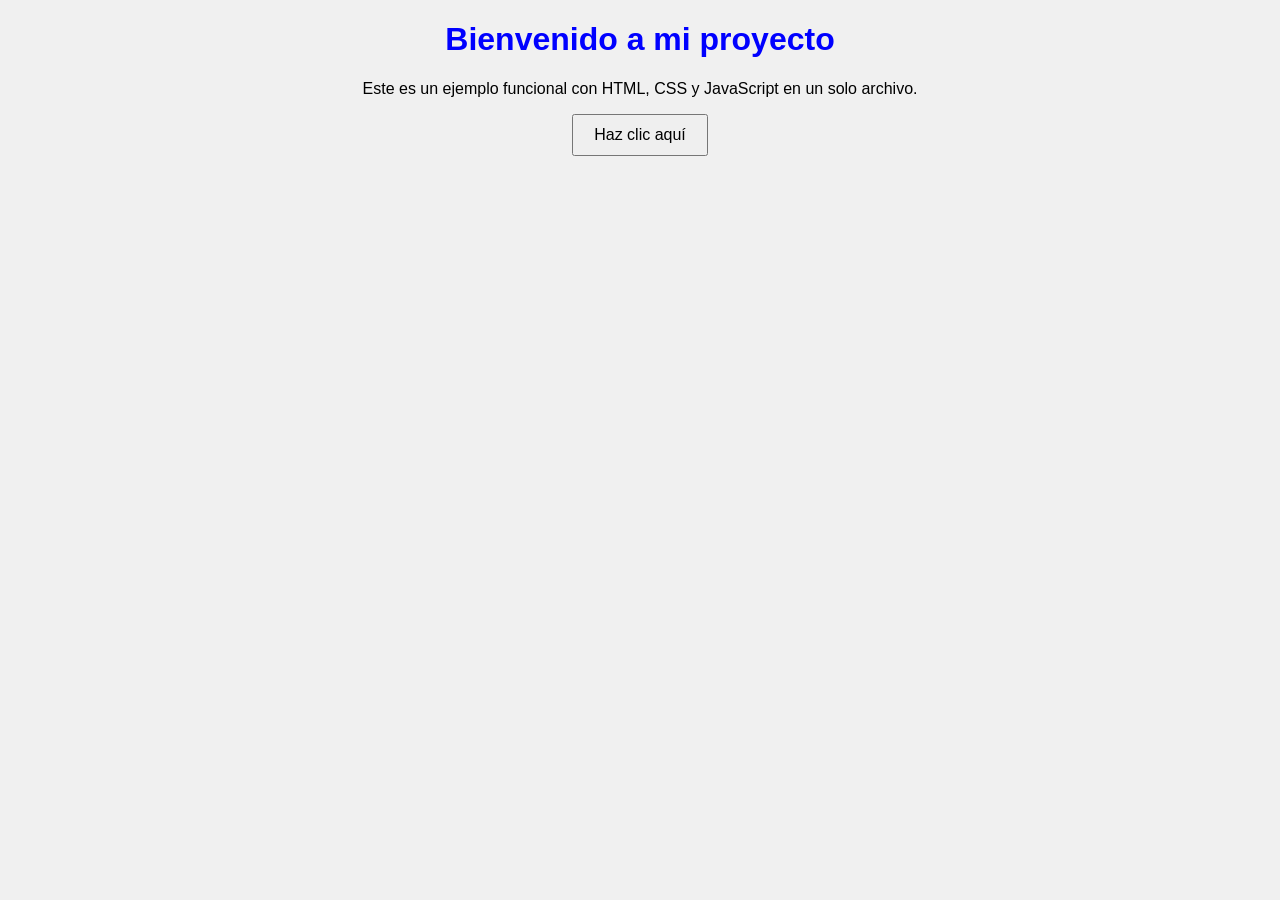
<file: INDEX.HTML>
<!DOCTYPE html>
<html lang="es">
<head>
    <meta charset="UTF-8">
    <meta name="viewport" content="width=device-width, initial-scale=1.0">
    
    <title>Mi Proyecto Web</title>

    <!-- CSS interno -->
    <style>
        body {
            font-family: Arial, sans-serif;
            background-color: #f0f0f0;
            text-align: center;
        }

        h1 {
            color: blue;
        }

        button {
            padding: 10px 20px;
            font-size: 16px;
            cursor: pointer;
        }
    </style>
</head>
<body>

    <h1>Bienvenido a mi proyecto</h1>
    <p>Este es un ejemplo funcional con HTML, CSS y JavaScript en un solo archivo.</p>

    <button onclick="saludar()">Haz clic aquí</button>

    <!-- JavaScript interno -->
    <script>
        function saludar() {
            alert("¡Hola! JavaScript está funcionando correctamente.");
        }
    </script>

</body>
</html>
</file>
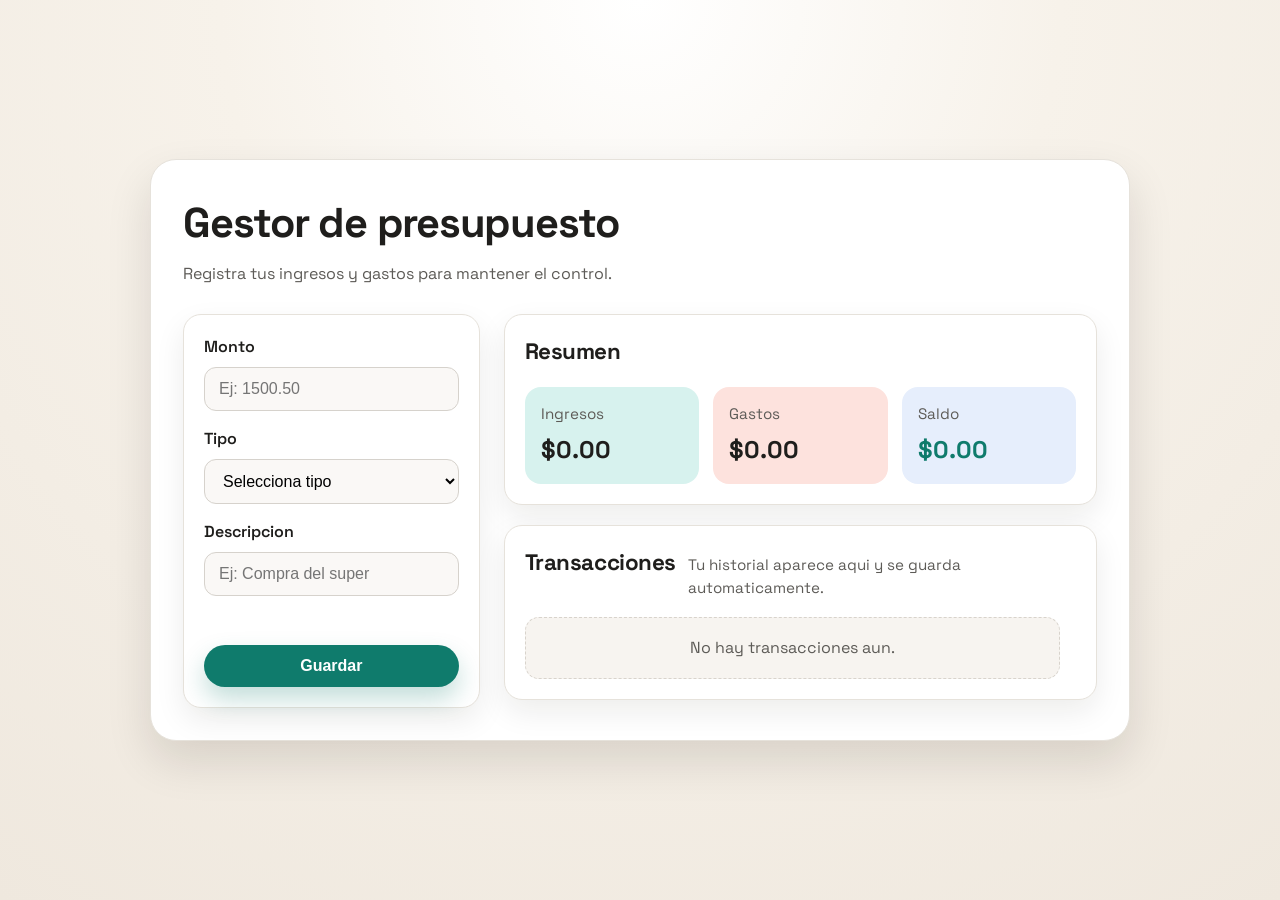
<file: index.html>
<!doctype html>
<html lang="es">
	<head>
		<meta charset="UTF-8" />
		<meta
			name="viewport"
			content="width=device-width, initial-scale=1.0"
		/>
		<title>Proyecto Unidad 1 Página 15</title>
		<link
			rel="stylesheet"
			href="assets/styles.css"
		/>
	</head>
	<body>
		<main class="app">
			<header class="app-header">
				<div class="app-title">
					<h1>Gestor de presupuesto</h1>
					<p class="app-subtitle">
						Registra tus ingresos y gastos para mantener el control.
					</p>
				</div>
			</header>
			<section class="budget-manager">
				<form
					id="transaction-form"
					class="card form-card"
					autocomplete="off"
				>
					<div class="field">
						<label
							for="amount"
							class="field-label"
							>Monto</label
						>
						<input
							placeholder="Ej: 1500.50"
							step="0.01"
							min="0"
							type="number"
							id="amount"
							class="field-input"
							inputmode="decimal"
							required
						/>
					</div>
					<div class="field">
						<label
							for="type"
							class="field-label"
							>Tipo</label
						>
						<select
							class="field-input"
							id="type"
							required
						>
							<option
								value=""
								selected
								disabled
							>
								Selecciona tipo
							</option>
							<option value="Ingreso">Ingreso</option>
							<option value="Gasto">Gasto</option>
						</select>
					</div>
					<div class="field">
						<label
							for="description"
							class="field-label"
							>Descripcion</label
						>
						<input
							type="text"
							id="description"
							class="field-input"
							placeholder="Ej: Compra del super"
							required
						/>
					</div>
					<p
						id="form-error"
						class="form-error"
						role="alert"
						aria-live="polite"
					></p>
					<button
						type="submit"
						class="btn btn-primary"
					>
						Guardar
					</button>
				</form>
				<section class="account-overview">
					<div class="card summary-card">
						<h2>Resumen</h2>
						<div class="summary-grid">
							<div class="summary-item summary-item--income">
								<span class="summary-label">Ingresos</span>
								<span
									id="income"
									class="summary-value"
									>$0.00</span
								>
							</div>
							<div class="summary-item summary-item--expense">
								<span class="summary-label">Gastos</span>
								<span
									id="expense"
									class="summary-value"
									>$0.00</span
								>
							</div>
							<div class="summary-item summary-item--balance">
								<span class="summary-label">Saldo</span>
								<span
									id="balance"
									class="summary-value balance-value"
									>$0.00</span
								>
							</div>
						</div>
					</div>
					<div class="card list-card">
						<div class="list-header">
							<h2>Transacciones</h2>
							<p class="list-hint">
								Tu historial aparece aqui y se guarda automaticamente.
							</p>
						</div>
						<ul
							id="transaction-list"
							class="transaction-list"
						></ul>
					</div>
				</section>
			</section>
		</main>

		<script src="js/app.js"></script>
	</body>
</html>
</file>
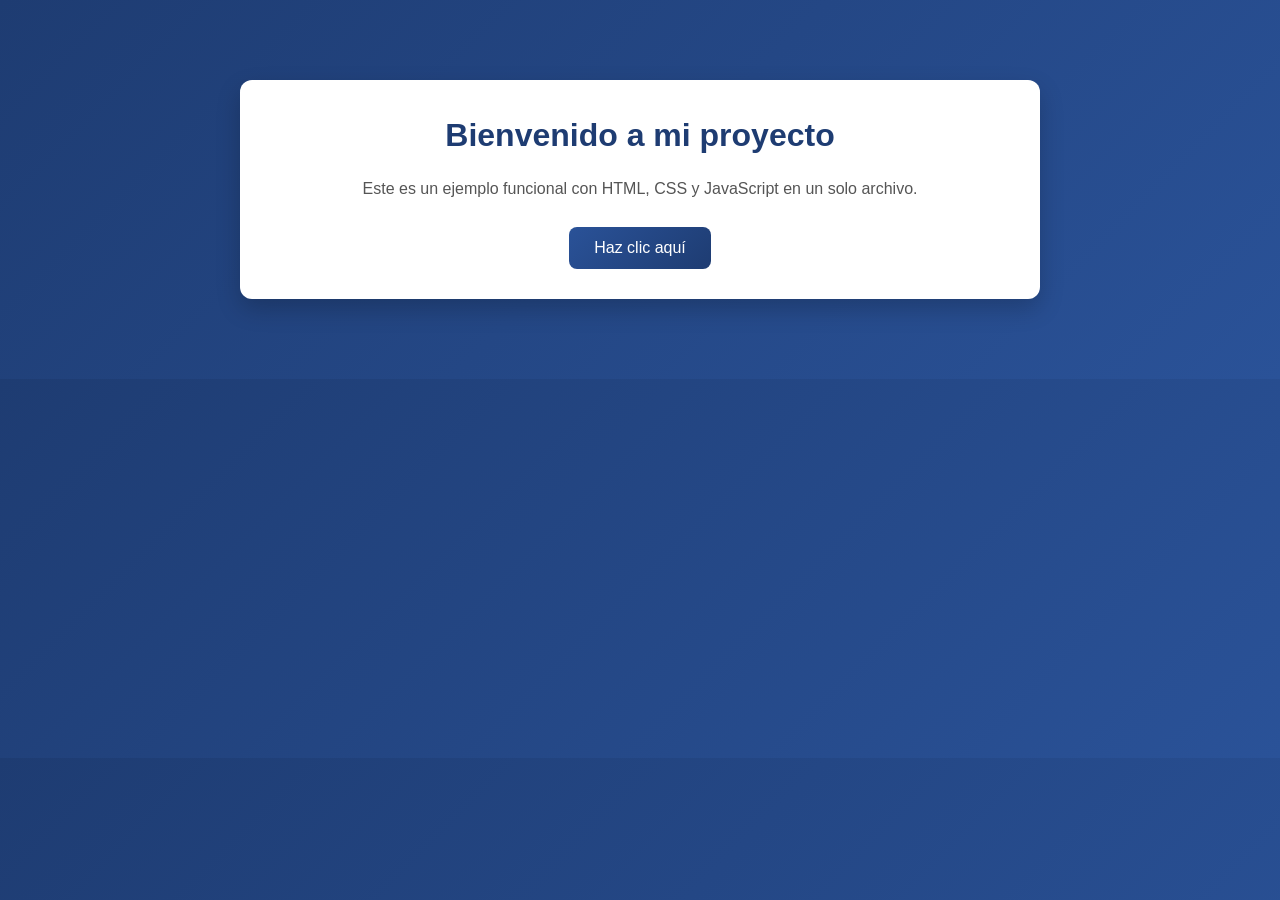
<file: Cambio Color/index.html>
<!DOCTYPE html>
<html lang="es">
<head>
    <meta charset="UTF-8">
    <meta name="viewport" content="width=device-width, initial-scale=1.0">
    
    <title>Mi Proyecto Web</title>

    <style>
        /* RESET */
        * {
            margin: 0;
            padding: 0;
            box-sizing: border-box;
        }

        /* TIPOGRAFÍA Y FONDO */
        body {
            font-family: 'Segoe UI', Arial, sans-serif;
            background: linear-gradient(135deg, #1e3c72, #2a5298);
            color: #333;
            line-height: 1.6;
        }

        /* CONTENEDOR */
        .container {
            max-width: 800px;
            margin: 80px auto;
            padding: 30px;
            text-align: center;
            background: #ffffff;
            border-radius: 12px;
            box-shadow: 0 10px 25px rgba(0,0,0,0.2);
        }

        h1 {
            color: #1e3c72;
            margin-bottom: 15px;
        }

        p {
            margin-bottom: 25px;
            color: #555;
        }

        /* BOTÓN */
        button {
            padding: 12px 25px;
            font-size: 16px;
            cursor: pointer;
            border: none;
            background: linear-gradient(135deg, #2a5298, #1e3c72);
            color: white;
            border-radius: 8px;
            transition: 0.3s;
        }

        button:hover {
            transform: scale(1.05);
            background: linear-gradient(135deg, #1e3c72, #2a5298);
        }
    </style>
</head>
<body>

    <div class="container">
        <h1>Bienvenido a mi proyecto</h1>
        <p>Este es un ejemplo funcional con HTML, CSS y JavaScript en un solo archivo.</p>

        <button onclick="saludar()">Haz clic aquí</button>
    </div>

    <script>
        function saludar() {
            alert("¡Hola! JavaScript está funcionando correctamente.");
        }
    </script>

</body>
</html>
</file>
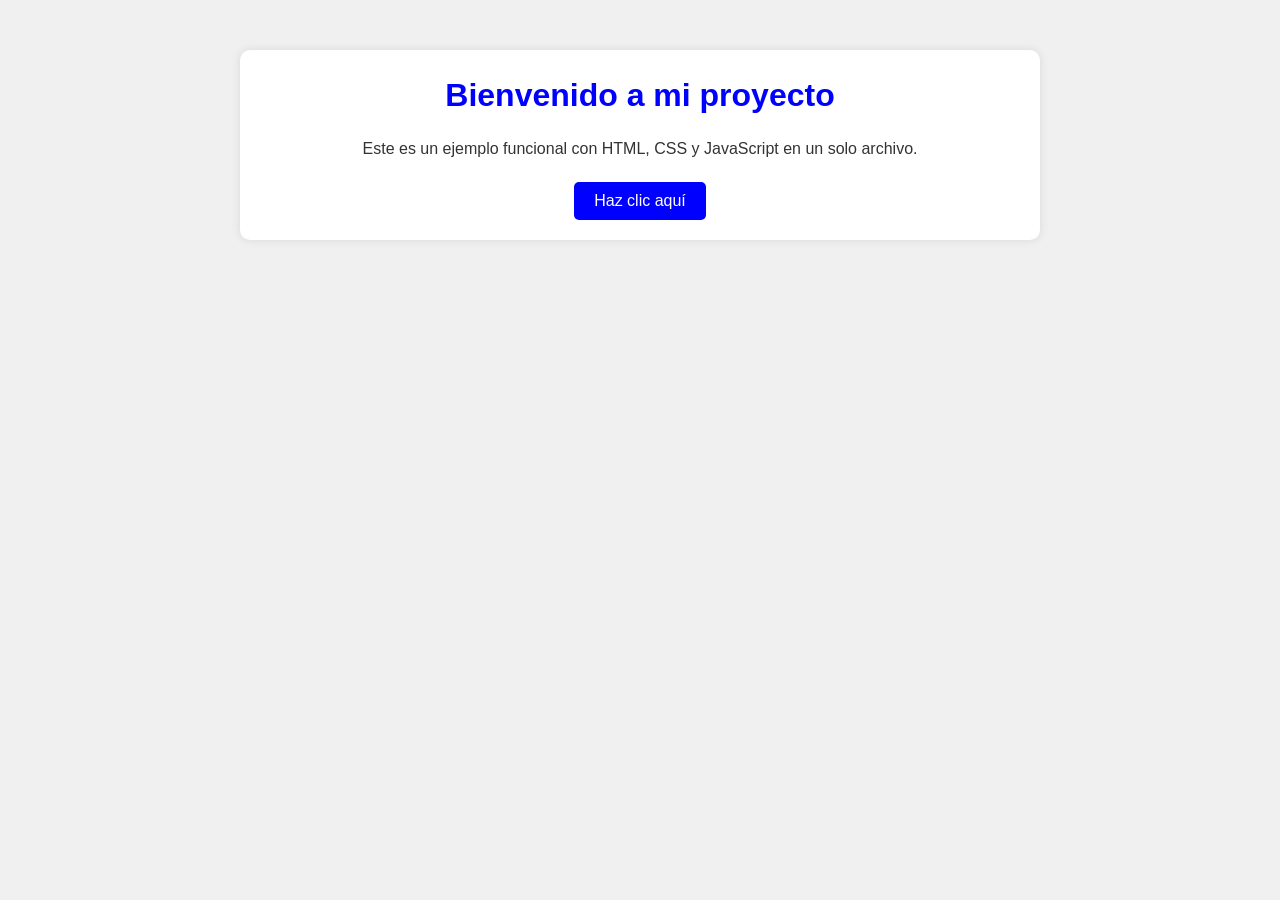
<file: Issues 7/index.html>
<!DOCTYPE html>
<html lang="es">
<head>
    <meta charset="UTF-8">
    <meta name="viewport" content="width=device-width, initial-scale=1.0">
    
    <title>Mi Proyecto Web</title>

    <!-- CSS interno -->
    <style>
        /* 🔹 RESET */
        * {
            margin: 0;
            padding: 0;
            box-sizing: border-box;
        }

        /* 🔹 TIPOGRAFÍA */
        body {
            font-family: 'Segoe UI', Arial, sans-serif;
            background-color: #f0f0f0;
            color: #333;
            line-height: 1.6;
        }

        /* 🔹 LAYOUT GENERAL */
        .container {
            max-width: 800px;
            margin: 50px auto;
            padding: 20px;
            text-align: center;
            background: #ffffff;
            border-radius: 10px;
            box-shadow: 0 0 10px rgba(0,0,0,0.1);
        }

        h1 {
            color: blue;
            margin-bottom: 15px;
        }

        p {
            margin-bottom: 20px;
        }

        button {
            padding: 10px 20px;
            font-size: 16px;
            cursor: pointer;
            border: none;
            background-color: blue;
            color: white;
            border-radius: 5px;
            transition: 0.3s;
        }

        button:hover {
            background-color: darkblue;
        }
    </style>
</head>
<body>

    <div class="container">
        <h1>Bienvenido a mi proyecto</h1>
        <p>Este es un ejemplo funcional con HTML, CSS y JavaScript en un solo archivo.</p>

        <button onclick="saludar()">Haz clic aquí</button>
    </div>

    <!-- JavaScript interno -->
    <script>
        function saludar() {
            alert("¡Hola! JavaScript está funcionando correctamente.");
        }
    </script>

</body>
</html>
</file>
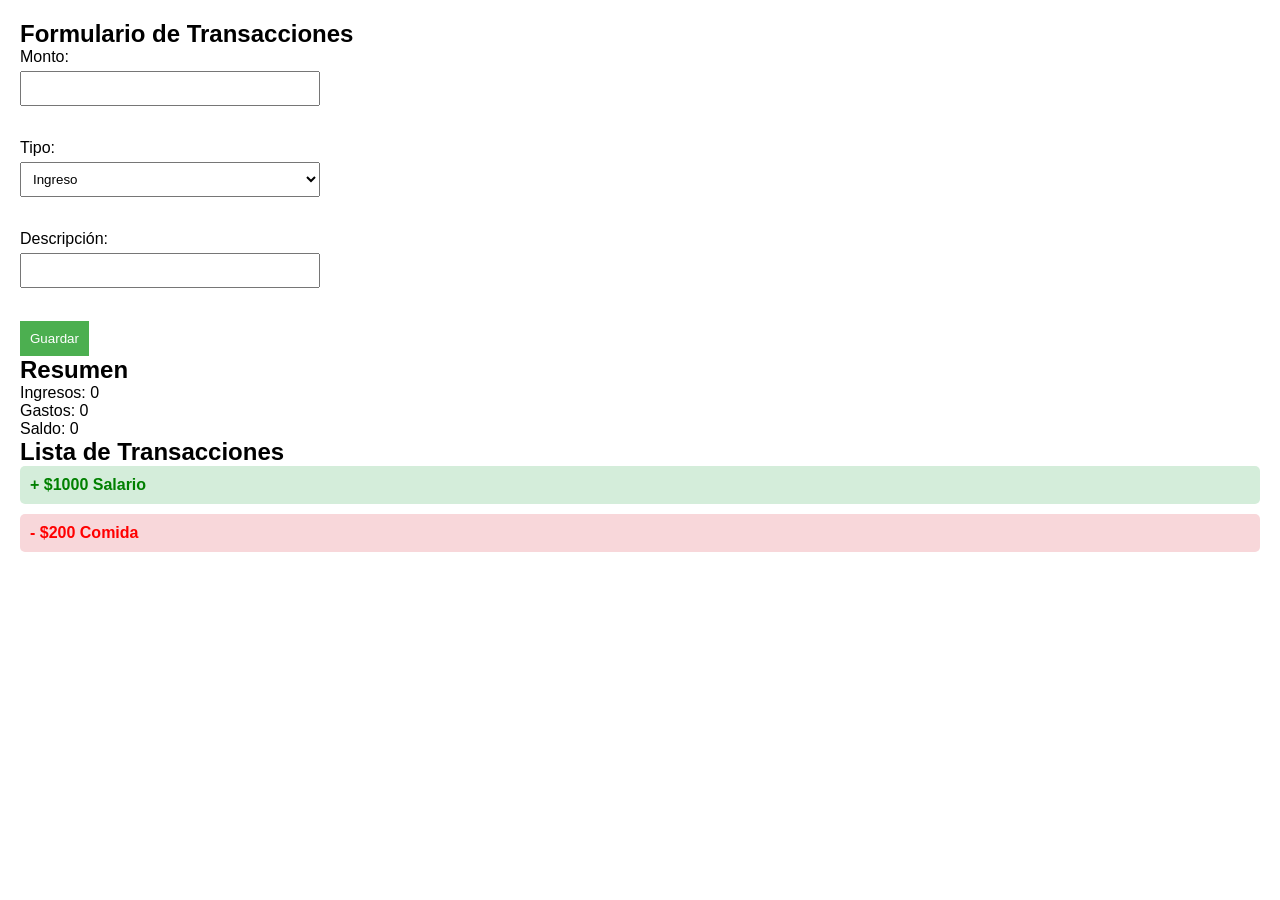
<file: actividades/proyecto-u1-pag15/box-sizing.html>
<!DOCTYPE html>
<html lang="es">

<head>
  <meta charset="UTF-8">
  <title>Formulario de Transacciones</title>

  <style>
    /* 🔹 RESET + BOX-SIZING */
    * {
      margin: 0;
      padding: 0;
      box-sizing: border-box;
    }

    body {
      font-family: Arial, sans-serif;
      margin: 20px;
    }

    form {
      max-width: 300px;
    }

    input, select {
      width: 100%;
      padding: 8px;
      margin-top: 5px;
      margin-bottom: 15px;
    }

    button {
      background-color: #4CAF50;
      color: white;
      padding: 10px;
      border: none;
      cursor: pointer;
    }

    button:hover {
      background-color: #45a049;
    }

    /* Lista de transacciones */
    ul {
      list-style: none;
      padding: 0;
    }

    li {
      padding: 10px;
      margin-bottom: 10px;
      border-radius: 5px;
      font-weight: bold;
    }

    .income {
      background-color: #d4edda;
      color: green;
    }

    .expense {
      background-color: #f8d7da;
      color: red;
    }

    /* Responsive (móviles) */
    @media (max-width: 600px) {
      body {
        margin: 10px;
      }

      h2 {
        font-size: 18px;
      }

      form {
        max-width: 100%;
      }

      input, select, button {
        width: 100%;
        font-size: 16px;
      }

      li {
        font-size: 14px;
      }
    }
  </style>

</head>

<body>

<h2>Formulario de Transacciones</h2>

<form>
  <label>Monto:</label><br>
  <input type="number"><br><br>

  <label>Tipo:</label><br>
  <select>
    <option>Ingreso</option>
    <option>Gasto</option>
  </select><br><br>

  <label>Descripción:</label><br>
  <input type="text"><br><br>

  <button type="submit">Guardar</button>
</form>

<h2>Resumen</h2>
<div>
  <p>Ingresos: <span id="income">0</span></p>
  <p>Gastos: <span id="expense">0</span></p>
  <p>Saldo: <span id="balance">0</span></p>
</div>

<h2>Lista de Transacciones</h2>

<ul id="transaction-list">
  <li class="income">+ $1000 Salario</li>
  <li class="expense">- $200 Comida</li>
</ul>

</body>
</html>
</file>
<file: assets/styles.css>
@import url('https://fonts.googleapis.com/css2?family=Space+Grotesk:wght@400;500;600;700&display=swap');

:root {
    --bg: #f3efe9;
    --surface: #ffffff;
    --ink: #1f1e1c;
    --muted: #5d5b57;
    --accent: #0f7b6c;
    --accent-soft: #d7f2ee;
    --danger: #c23b22;
    --danger-soft: #fde2dd;
    --balance-soft: #e6eefc;
    --border: #e6e2db;
    --shadow: 0 20px 45px rgba(25, 20, 12, 0.12);
    --radius: 18px;
    --radius-sm: 12px;
    --max-width: 980px;
}

*,
*::after,
*::before {
    margin: 0;
    padding: 0;
    box-sizing: border-box;
}

body {
    font-family: 'Space Grotesk', 'Segoe UI', sans-serif;
    background: radial-gradient(circle at top, #ffffff 0%, #f7f2ea 38%, #efe8de 100%);
    color: var(--ink);
    min-height: 100dvh;
    display: flex;
    align-items: center;
    justify-content: center;
    padding: 32px 16px;
    line-height: 1.5;
}

.app {
    width: min(100%, var(--max-width));
    background: var(--surface);
    border-radius: 26px;
    padding: 32px;
    border: 1px solid var(--border);
    box-shadow: var(--shadow);
}

.app-header {
    display: flex;
    align-items: center;
    justify-content: space-between;
    gap: 16px;
}

.app-title h1 {
    font-size: clamp(1.8rem, 2vw + 1rem, 2.6rem);
    letter-spacing: -0.03em;
}

.app-subtitle {
    color: var(--muted);
    margin-top: 8px;
    font-size: 1rem;
}

.budget-manager {
    margin-top: 28px;
    display: grid;
    grid-template-columns: minmax(260px, 1fr) minmax(0, 2fr);
    gap: 24px;
}

.card {
    background: var(--surface);
    border-radius: var(--radius);
    border: 1px solid var(--border);
    padding: 20px;
    box-shadow: 0 12px 30px rgba(27, 20, 12, 0.08);
}

.form-card {
    display: flex;
    flex-direction: column;
}

.field {
    display: flex;
    flex-direction: column;
    gap: 8px;
    margin-bottom: 16px;
}

.field-label {
    font-weight: 600;
}

.field-input {
    padding: 12px 14px;
    border: 1px solid #d6d2cc;
    border-radius: var(--radius-sm);
    background: #faf8f6;
    font-size: 1rem;
    transition: border-color 0.2s ease, box-shadow 0.2s ease, background 0.2s ease;
}

.field-input:focus {
    outline: none;
    border-color: var(--accent);
    box-shadow: 0 0 0 3px rgba(15, 123, 108, 0.2);
    background: #ffffff;
}

.form-error {
    min-height: 1.3em;
    color: var(--danger);
    margin-bottom: 12px;
    font-weight: 500;
}

.btn {
    padding: 12px 16px;
    border-radius: 999px;
    border: none;
    font-weight: 600;
    cursor: pointer;
    font-size: 1rem;
    transition: transform 0.2s ease, box-shadow 0.2s ease, background 0.2s ease;
}

.btn-primary {
    background: var(--accent);
    color: #ffffff;
    box-shadow: 0 12px 25px rgba(15, 123, 108, 0.25);
}

.btn-primary:hover {
    background: #0c6a5d;
    transform: translateY(-1px);
}

.btn-primary:active {
    transform: translateY(0);
}

.account-overview {
    display: flex;
    flex-direction: column;
    gap: 20px;
}

.summary-card h2,
.list-card h2 {
    font-size: 1.4rem;
    letter-spacing: -0.02em;
}

.summary-grid {
    display: grid;
    grid-template-columns: repeat(3, minmax(0, 1fr));
    gap: 14px;
    margin-top: 18px;
}

.summary-item {
    border-radius: 16px;
    padding: 16px;
    display: flex;
    flex-direction: column;
    gap: 6px;
}

.summary-item--income {
    background: var(--accent-soft);
}

.summary-item--expense {
    background: var(--danger-soft);
}

.summary-item--balance {
    background: var(--balance-soft);
}

.summary-label {
    font-size: 0.95rem;
    color: var(--muted);
}

.summary-value {
    font-size: 1.5rem;
    font-weight: 700;
}

.balance-positive {
    color: var(--accent);
}

.balance-negative {
    color: var(--danger);
}

.list-card {
    position: relative;
    display: flex;
    flex-direction: column;
    max-height: 420px;
}

.list-header {
    display: flex;
    align-items: baseline;
    justify-content: space-between;
    gap: 12px;
}

.list-hint {
    color: var(--muted);
    font-size: 0.95rem;
}

.transaction-list {
    list-style: none;
    display: flex;
    flex-direction: column;
    gap: 12px;
    margin-top: 18px;
    flex: 1;
    overflow-y: auto;
    padding-right: 6px;
    scrollbar-gutter: stable;
    scrollbar-width: thin;
    scrollbar-color: rgba(15, 123, 108, 0.6) rgba(214, 210, 204, 0.5);
}

.transaction-list::-webkit-scrollbar {
    width: 10px;
}

.transaction-list::-webkit-scrollbar-track {
    background: rgba(214, 210, 204, 0.4);
    border-radius: 999px;
}

.transaction-list::-webkit-scrollbar-thumb {
    background: linear-gradient(180deg, rgba(15, 123, 108, 0.75), rgba(15, 123, 108, 0.4));
    border-radius: 999px;
    border: 2px solid rgba(214, 210, 204, 0.4);
}

.transaction-list::-webkit-scrollbar-thumb:hover {
    background: linear-gradient(180deg, rgba(15, 123, 108, 0.95), rgba(15, 123, 108, 0.6));
}

.transaction-item {
    display: flex;
    align-items: center;
    justify-content: space-between;
    gap: 12px;
    padding: 14px 16px;
    border-radius: 16px;
    border: 1px solid #ebe7e1;
    background: #fdfcfb;
}

.transaction-item--income {
    border-left: 4px solid var(--accent);
}

.transaction-item--expense {
    border-left: 4px solid var(--danger);
    background: #fff7f6;
}

.transaction-meta {
    display: flex;
    flex-direction: column;
    gap: 4px;
}

.transaction-type {
    font-weight: 600;
}

.transaction-desc {
    color: var(--muted);
    font-size: 0.95rem;
}

.transaction-date {
    color: #8b8781;
    font-size: 0.82rem;
}

.transaction-actions {
    display: flex;
    align-items: center;
    gap: 10px;
}

.transaction-amount {
    font-weight: 700;
    font-size: 1.05rem;
}

.transaction-amount--income {
    color: var(--accent);
}

.transaction-amount--expense {
    color: var(--danger);
}

.transaction-delete {
    border: none;
    background: transparent;
    color: var(--danger);
    font-size: 1.2rem;
    cursor: pointer;
    padding: 6px;
    border-radius: 10px;
    transition: background 0.2s ease, color 0.2s ease;
}

.transaction-delete:hover {
    background: var(--danger-soft);
    color: #a5311d;
}

.transaction-empty {
    padding: 18px;
    text-align: center;
    color: var(--muted);
    border-radius: 14px;
    border: 1px dashed #d8d3cc;
    background: #f7f4f0;
}

@media (max-width: 900px) {
    .budget-manager {
        grid-template-columns: 1fr;
    }

    .summary-grid {
        grid-template-columns: 1fr;
    }

    .list-header {
        flex-direction: column;
        align-items: flex-start;
    }
}

@media (max-width: 600px) {
    body {
        padding: 24px 12px;
    }

    .app {
        padding: 20px;
    }

    .btn {
        width: 100%;
    }

    .transaction-item {
        flex-direction: column;
        align-items: flex-start;
    }

    .transaction-actions {
        width: 100%;
        justify-content: space-between;
    }
}
</file>
